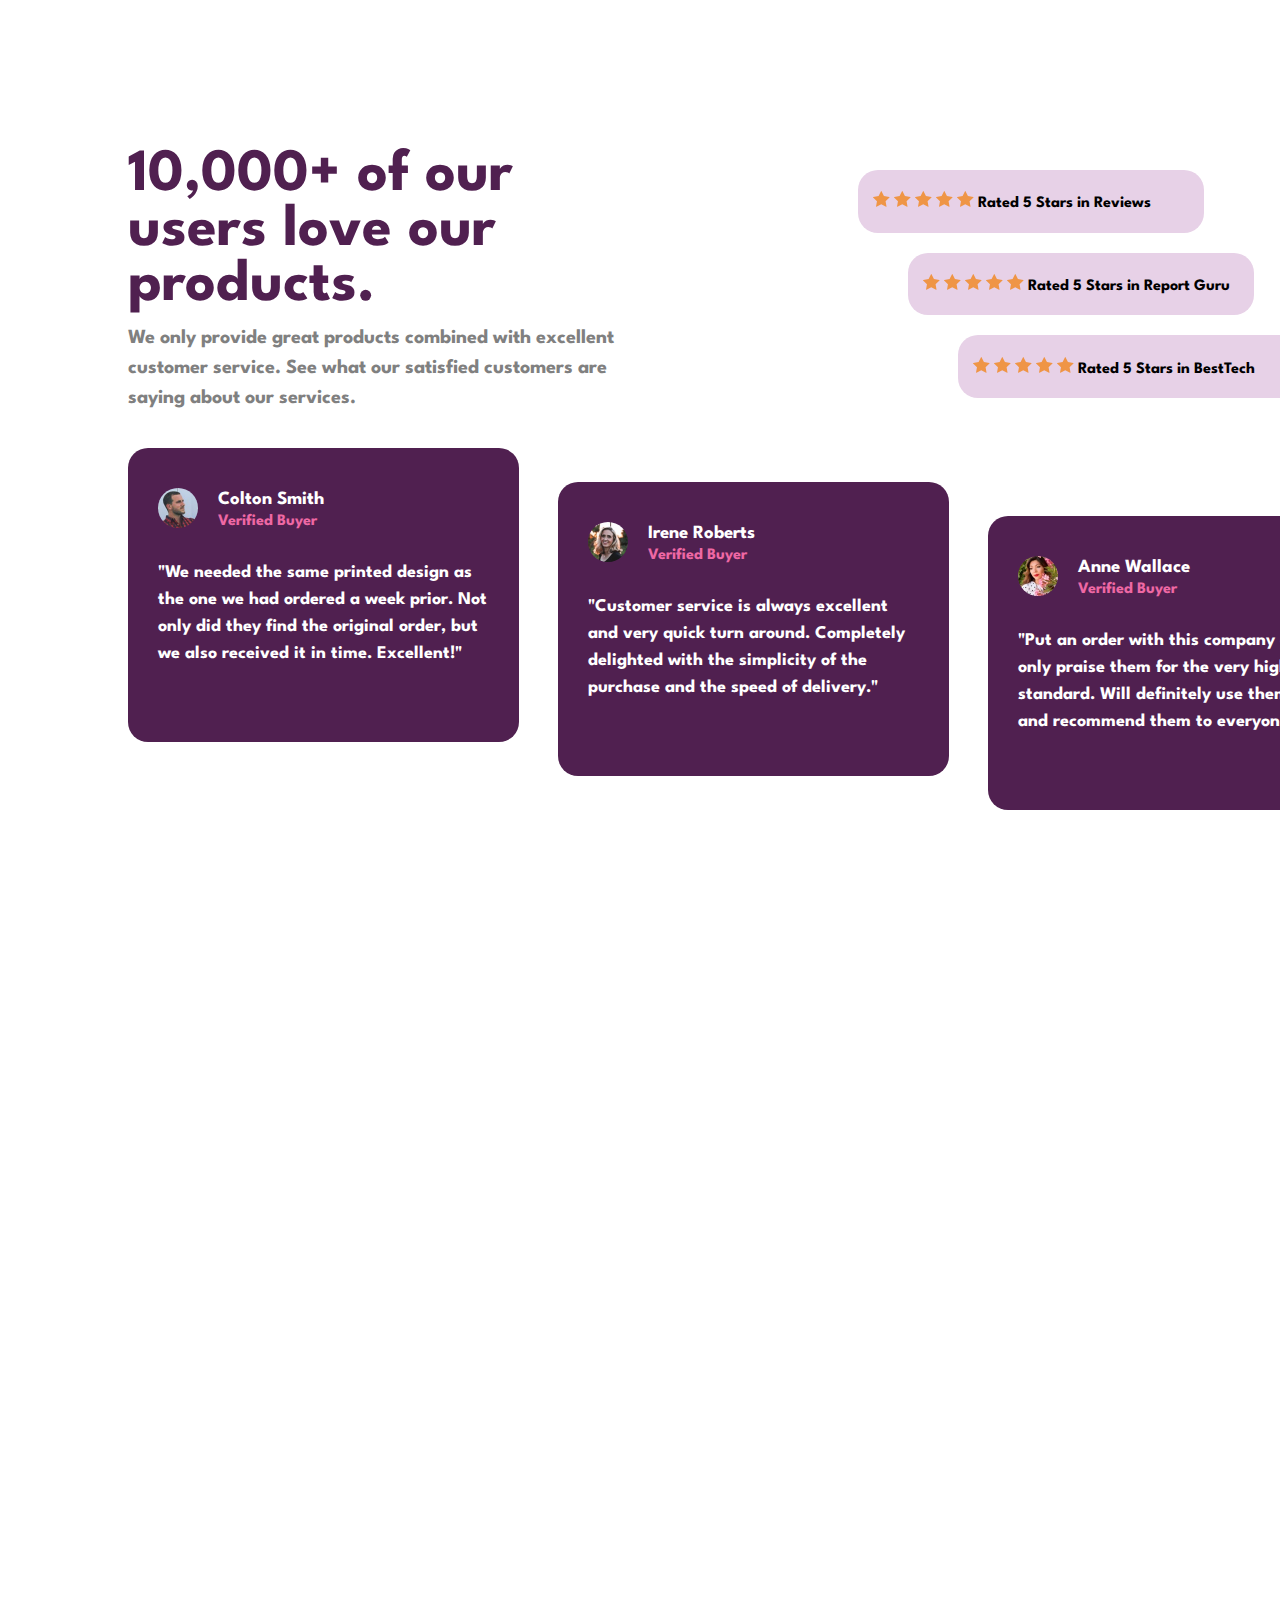
<file: MidTerm1/wb-social/index.html>
<!DOCTYPE html>
<html lang="en">

<head>
  <meta charset="UTF-8" />
  <meta name="viewport" content="width=device-width, initial-scale=1.0" />
  <!-- displays site properly based on user's device -->

  <link rel="icon" type="image/png" sizes="32x32" href="./images/favicon-32x32.png" />

  <title>Social</title>

  <link rel="preconnect" href="https://fonts.googleapis.com">
  <link rel="preconnect" href="https://fonts.gstatic.com" crossorigin>
  <link href="https://fonts.googleapis.com/css2?family=League+Spartan:wght@100;200;300;400;500;600;700;800;900&display=swap" rel="stylesheet">
  <link rel="stylesheet" href="style.css">
</head>



<body>
  <div class="layout">
  
    



    <div class="text1">
      <h1> 10,000+ of our users love our products.</h1>
    </div>

    <div class="text2">
      <h4> We only provide great products combined with excellent customer service.
        See what our satisfied customers are saying about our services.</h4>
    </div>


    <div class="rat1">
      <h4> <svg width="17" height="16" xmlns="http://www.w3.org/2000/svg"><path d="M16.539 6.097a.297.297 0 00-.24-.202l-5.36-.779L8.542.26a.296.296 0 00-.53 0L5.613 5.117l-5.36.779a.297.297 0 00-.165.505l3.88 3.78-.917 5.34a.297.297 0 00.43.312l4.795-2.52 4.794 2.52a.296.296 0 00.43-.313l-.916-5.338L16.464 6.4c.08-.08.11-.197.075-.304z" fill="#EF9546" fill-rule="nonzero"/></svg> <svg width="17" height="16" xmlns="http://www.w3.org/2000/svg"><path d="M16.539 6.097a.297.297 0 00-.24-.202l-5.36-.779L8.542.26a.296.296 0 00-.53 0L5.613 5.117l-5.36.779a.297.297 0 00-.165.505l3.88 3.78-.917 5.34a.297.297 0 00.43.312l4.795-2.52 4.794 2.52a.296.296 0 00.43-.313l-.916-5.338L16.464 6.4c.08-.08.11-.197.075-.304z" fill="#EF9546" fill-rule="nonzero"/></svg> <svg width="17" height="16" xmlns="http://www.w3.org/2000/svg"><path d="M16.539 6.097a.297.297 0 00-.24-.202l-5.36-.779L8.542.26a.296.296 0 00-.53 0L5.613 5.117l-5.36.779a.297.297 0 00-.165.505l3.88 3.78-.917 5.34a.297.297 0 00.43.312l4.795-2.52 4.794 2.52a.296.296 0 00.43-.313l-.916-5.338L16.464 6.4c.08-.08.11-.197.075-.304z" fill="#EF9546" fill-rule="nonzero"/></svg> <svg width="17" height="16" xmlns="http://www.w3.org/2000/svg"><path d="M16.539 6.097a.297.297 0 00-.24-.202l-5.36-.779L8.542.26a.296.296 0 00-.53 0L5.613 5.117l-5.36.779a.297.297 0 00-.165.505l3.88 3.78-.917 5.34a.297.297 0 00.43.312l4.795-2.52 4.794 2.52a.296.296 0 00.43-.313l-.916-5.338L16.464 6.4c.08-.08.11-.197.075-.304z" fill="#EF9546" fill-rule="nonzero"/></svg> <svg width="17" height="16" xmlns="http://www.w3.org/2000/svg"><path d="M16.539 6.097a.297.297 0 00-.24-.202l-5.36-.779L8.542.26a.296.296 0 00-.53 0L5.613 5.117l-5.36.779a.297.297 0 00-.165.505l3.88 3.78-.917 5.34a.297.297 0 00.43.312l4.795-2.52 4.794 2.52a.296.296 0 00.43-.313l-.916-5.338L16.464 6.4c.08-.08.11-.197.075-.304z" fill="#EF9546" fill-rule="nonzero"/></svg>          Rated 5 Stars in Reviews</h4>
    </div>

    <div class="rat2">
      <h4> <svg width="17" height="16" xmlns="http://www.w3.org/2000/svg"><path d="M16.539 6.097a.297.297 0 00-.24-.202l-5.36-.779L8.542.26a.296.296 0 00-.53 0L5.613 5.117l-5.36.779a.297.297 0 00-.165.505l3.88 3.78-.917 5.34a.297.297 0 00.43.312l4.795-2.52 4.794 2.52a.296.296 0 00.43-.313l-.916-5.338L16.464 6.4c.08-.08.11-.197.075-.304z" fill="#EF9546" fill-rule="nonzero"/></svg> <svg width="17" height="16" xmlns="http://www.w3.org/2000/svg"><path d="M16.539 6.097a.297.297 0 00-.24-.202l-5.36-.779L8.542.26a.296.296 0 00-.53 0L5.613 5.117l-5.36.779a.297.297 0 00-.165.505l3.88 3.78-.917 5.34a.297.297 0 00.43.312l4.795-2.52 4.794 2.52a.296.296 0 00.43-.313l-.916-5.338L16.464 6.4c.08-.08.11-.197.075-.304z" fill="#EF9546" fill-rule="nonzero"/></svg> <svg width="17" height="16" xmlns="http://www.w3.org/2000/svg"><path d="M16.539 6.097a.297.297 0 00-.24-.202l-5.36-.779L8.542.26a.296.296 0 00-.53 0L5.613 5.117l-5.36.779a.297.297 0 00-.165.505l3.88 3.78-.917 5.34a.297.297 0 00.43.312l4.795-2.52 4.794 2.52a.296.296 0 00.43-.313l-.916-5.338L16.464 6.4c.08-.08.11-.197.075-.304z" fill="#EF9546" fill-rule="nonzero"/></svg> <svg width="17" height="16" xmlns="http://www.w3.org/2000/svg"><path d="M16.539 6.097a.297.297 0 00-.24-.202l-5.36-.779L8.542.26a.296.296 0 00-.53 0L5.613 5.117l-5.36.779a.297.297 0 00-.165.505l3.88 3.78-.917 5.34a.297.297 0 00.43.312l4.795-2.52 4.794 2.52a.296.296 0 00.43-.313l-.916-5.338L16.464 6.4c.08-.08.11-.197.075-.304z" fill="#EF9546" fill-rule="nonzero"/></svg> <svg width="17" height="16" xmlns="http://www.w3.org/2000/svg"><path d="M16.539 6.097a.297.297 0 00-.24-.202l-5.36-.779L8.542.26a.296.296 0 00-.53 0L5.613 5.117l-5.36.779a.297.297 0 00-.165.505l3.88 3.78-.917 5.34a.297.297 0 00.43.312l4.795-2.52 4.794 2.52a.296.296 0 00.43-.313l-.916-5.338L16.464 6.4c.08-.08.11-.197.075-.304z" fill="#EF9546" fill-rule="nonzero"/></svg>         Rated 5 Stars in Report Guru</h4>
    </div>

    <div class="rat3">
      <h4> <svg width="17" height="16" xmlns="http://www.w3.org/2000/svg"><path d="M16.539 6.097a.297.297 0 00-.24-.202l-5.36-.779L8.542.26a.296.296 0 00-.53 0L5.613 5.117l-5.36.779a.297.297 0 00-.165.505l3.88 3.78-.917 5.34a.297.297 0 00.43.312l4.795-2.52 4.794 2.52a.296.296 0 00.43-.313l-.916-5.338L16.464 6.4c.08-.08.11-.197.075-.304z" fill="#EF9546" fill-rule="nonzero"/></svg> <svg width="17" height="16" xmlns="http://www.w3.org/2000/svg"><path d="M16.539 6.097a.297.297 0 00-.24-.202l-5.36-.779L8.542.26a.296.296 0 00-.53 0L5.613 5.117l-5.36.779a.297.297 0 00-.165.505l3.88 3.78-.917 5.34a.297.297 0 00.43.312l4.795-2.52 4.794 2.52a.296.296 0 00.43-.313l-.916-5.338L16.464 6.4c.08-.08.11-.197.075-.304z" fill="#EF9546" fill-rule="nonzero"/></svg> <svg width="17" height="16" xmlns="http://www.w3.org/2000/svg"><path d="M16.539 6.097a.297.297 0 00-.24-.202l-5.36-.779L8.542.26a.296.296 0 00-.53 0L5.613 5.117l-5.36.779a.297.297 0 00-.165.505l3.88 3.78-.917 5.34a.297.297 0 00.43.312l4.795-2.52 4.794 2.52a.296.296 0 00.43-.313l-.916-5.338L16.464 6.4c.08-.08.11-.197.075-.304z" fill="#EF9546" fill-rule="nonzero"/></svg> <svg width="17" height="16" xmlns="http://www.w3.org/2000/svg"><path d="M16.539 6.097a.297.297 0 00-.24-.202l-5.36-.779L8.542.26a.296.296 0 00-.53 0L5.613 5.117l-5.36.779a.297.297 0 00-.165.505l3.88 3.78-.917 5.34a.297.297 0 00.43.312l4.795-2.52 4.794 2.52a.296.296 0 00.43-.313l-.916-5.338L16.464 6.4c.08-.08.11-.197.075-.304z" fill="#EF9546" fill-rule="nonzero"/></svg> <svg width="17" height="16" xmlns="http://www.w3.org/2000/svg"><path d="M16.539 6.097a.297.297 0 00-.24-.202l-5.36-.779L8.542.26a.296.296 0 00-.53 0L5.613 5.117l-5.36.779a.297.297 0 00-.165.505l3.88 3.78-.917 5.34a.297.297 0 00.43.312l4.795-2.52 4.794 2.52a.296.296 0 00.43-.313l-.916-5.338L16.464 6.4c.08-.08.11-.197.075-.304z" fill="#EF9546" fill-rule="nonzero"/></svg>         Rated 5 Stars in BestTech</h4>
    </div>


    <div class="box1">
      <img src="images/image-colton.jpg"width="40px" height="40px"/>
      <h3>Colton Smith</h3>
      <h4>Verified Buyer</h4>
      <h5>"We needed the same printed design as the one we had ordered a week prior.
        Not only did they find the original order, but we also received it in time.
        Excellent!"<h5>
    </div>

    <div class="box2">
      <img src="images/image-irene.jpg"width="40px" height="40px"/>
      <h3>Irene Roberts</h3>
      <h4>Verified Buyer</h4>
      <h5>"Customer service is always excellent and very quick turn around. Completely
        delighted with the simplicity of the purchase and the speed of delivery."<h5>
    </div>


    <div class="box3">
      <img src="images/image-anne.jpg"width="40px" height="40px"/>
      <h3>Anne Wallace</h3>
      <h4>Verified Buyer</h4>
      <h5>"Put an order with this company and can only praise them for the very high
        standard. Will definitely use them again and recommend them to everyone!"<h5>
    </div>
    


  
  </div>
</body>

</html>
</file>
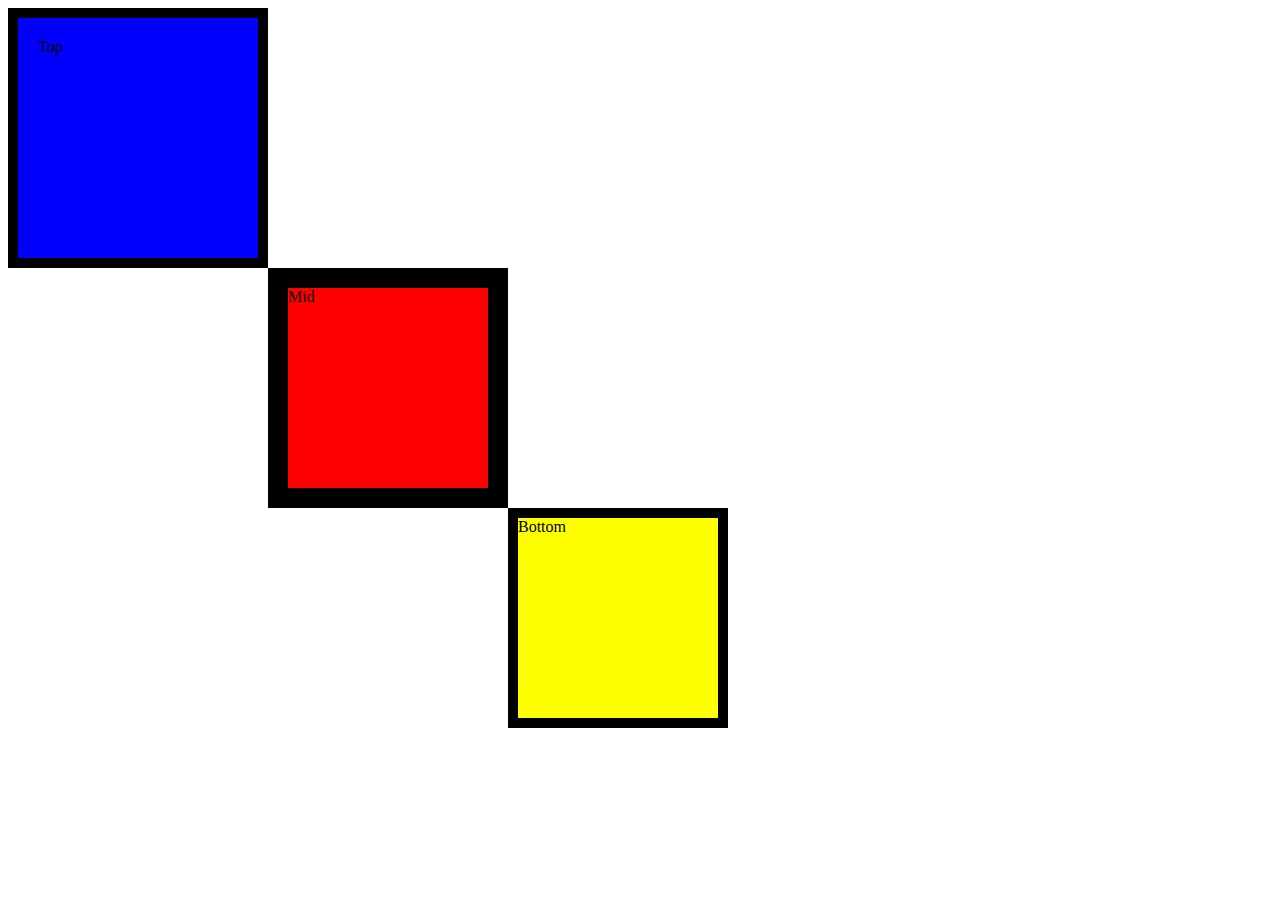
<file: CSS Exercises/boxModel.html>
<!DOCTYPE html>
<html lang="en">
<head>
    <meta charset="UTF-8">
    <meta name="viewport" content="width=device-width, initial-scale=1.0">
    <title>Boxes</title>
    <link href="css/style1.css" type"text/css" rel="stylesheet"/>
</head>

<body>
    
</body>

<div class="topC">
    Top 
</div>

<div class="midC" height="200px" width="200px">
    Mid
</div>

<div class="botC" height="200px" width="200px">
    Bottom
</div>


</html>
</file>
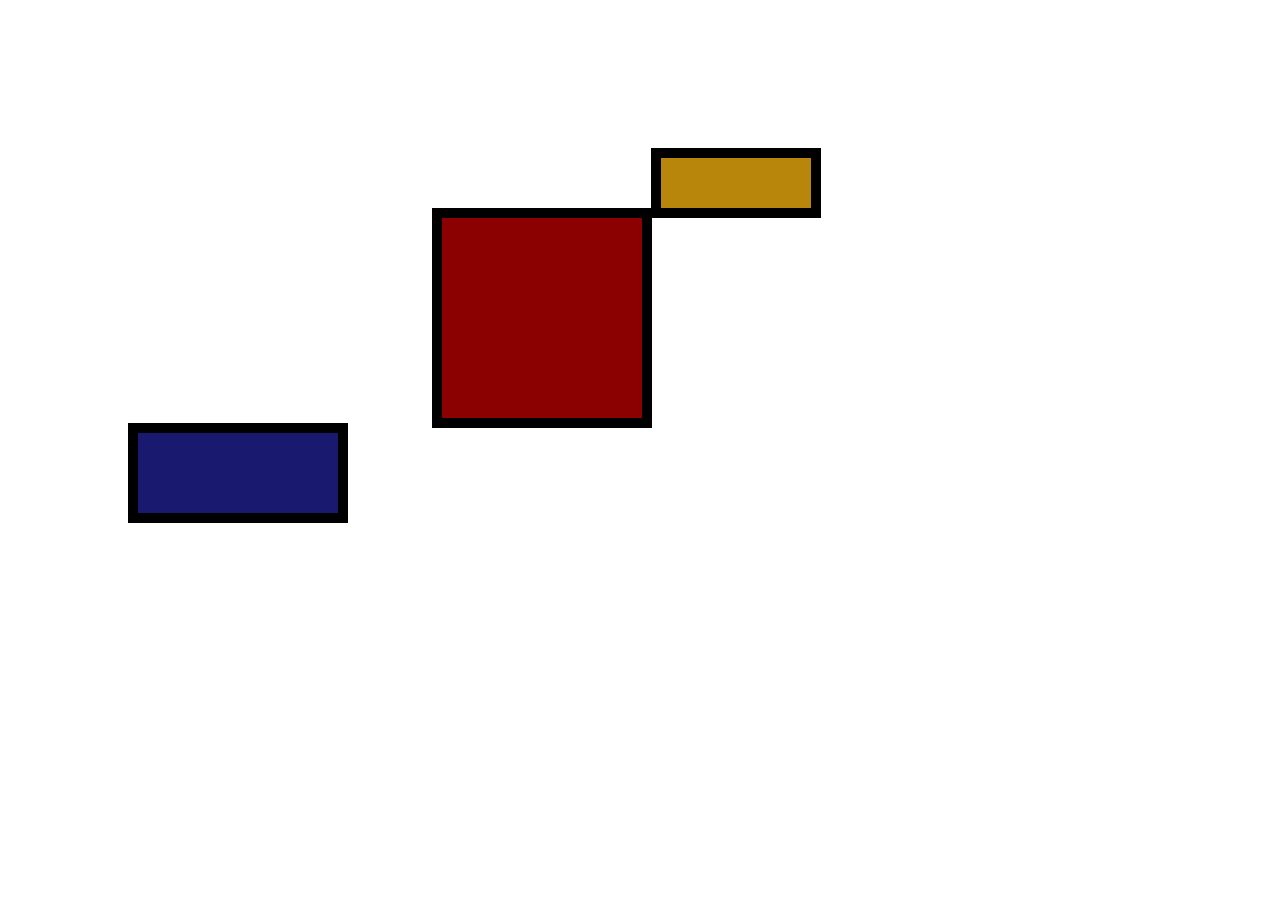
<file: CSS Exercises/piet.html>
<!DOCTYPE html>
<html lang="en">
<head>
    <meta charset="UTF-8">
    <meta name="viewport" content="width=device-width, initial-scale=1.0">
    <title>Piet Mondrian</title>
    <link href="css/style3.css" type"text/css" rel="stylesheet"/>
</head>

<body>
    
</body>

<div class="blue" >
    
</div>

<div class="red">
    
</div>


<div class="yellow" >
   
</div>


</html>
</file>
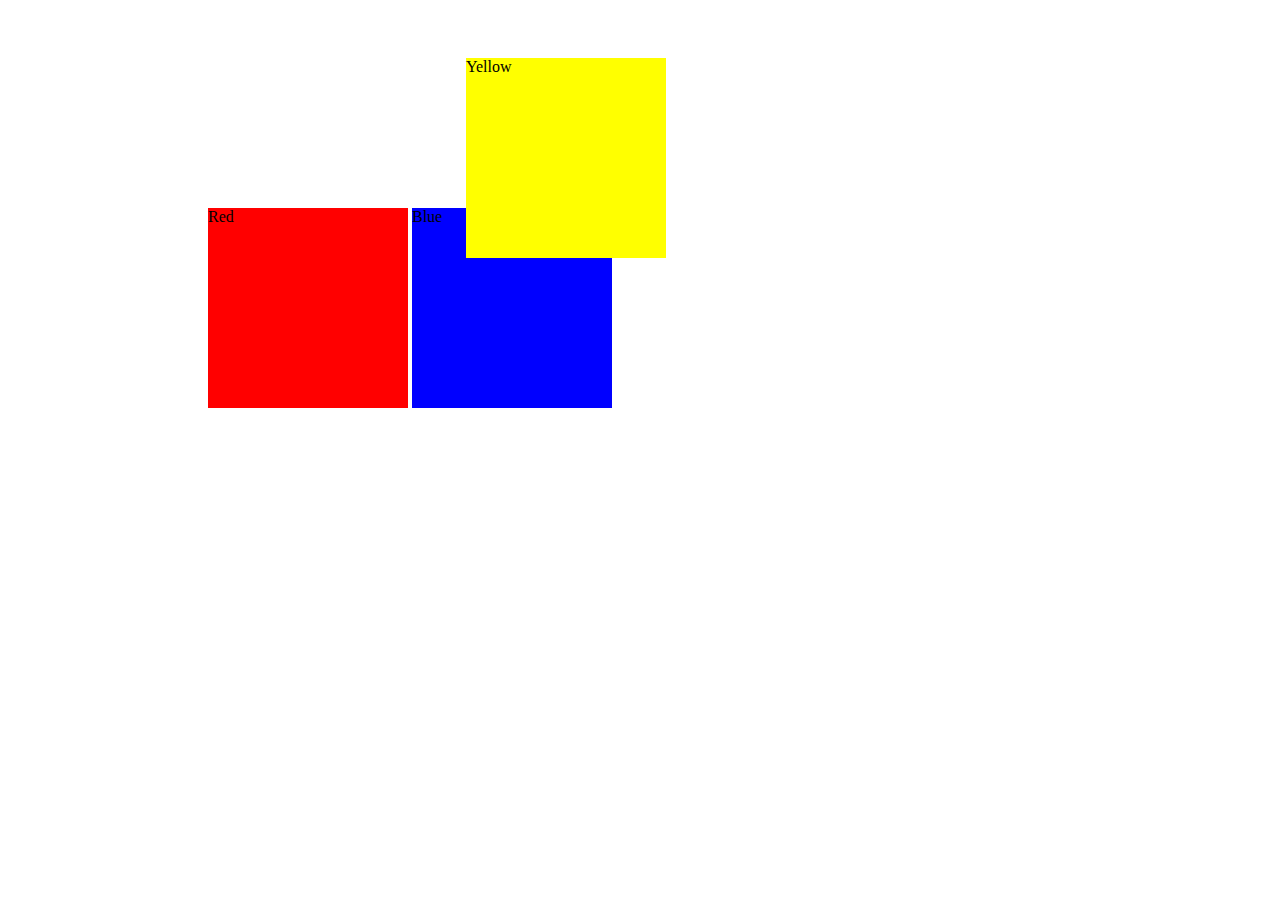
<file: CSS Exercises/romanianFlag.html>
<!DOCTYPE html>
<html lang="en">
<head>
    <meta charset="UTF-8">
    <meta name="viewport" content="width=device-width, initial-scale=1.0">
    <title>Romanian Flag</title>
    <link href="css/style2.css" type"text/css" rel="stylesheet"/>
</head>

<body>
    
</body>

<div class="red">
    Red 
</div>

<div class="blue" >
    Blue
</div>

<div class="yellow" >
    Yellow
</div>


</html>
</file>
<file: MidTerm1/wb-social/style.css>
.layout{
    width: 1440px;
    background-color: white;
}

img {
    border-radius: 50%;
    margin-top: 20px;
  }
 
.text1{
    width: 30%;
    font-size: 30px;
    margin-left: 120px;
    padding-top: 100px;
    font-family: 'League Spartan', sans-serif;
    font-weight: 700;
    color:  #502050;
}

.text2{
    width: 35%;
    font-size: 20px;
    margin-top: -30px;
    margin-left: 120px;
    line-height: 1.5;
    font-family: 'League Spartan', sans-serif;
    font-weight: 100;
    color:grey;
}

.rat1{
    width: 23%;
    position: relative;
    top: -270px;
    left: 850px;
    padding: 0.1px;
    padding-left: 15px;
    border-radius: 20px;
    font-family: 'League Spartan', sans-serif;
    font-weight: 100;
    background-color:#e7d1e7;
}

.rat2{
    width: 23%;
    position: relative;
    top: -250px;
    left: 900px;
    padding: 0.1px;
    padding-left: 15px;
    border-radius: 20px;
    font-family: 'League Spartan', sans-serif;
    font-weight: 100;
    background-color:#e7d1e7;
}

.rat3{
    width: 23%;
    position: relative;
    top: -230px;
    left: 950px;
    padding: 0.1px;
    padding-left: 15px;
    border-radius: 20px;
    font-family: 'League Spartan', sans-serif;
    font-weight: 100;
    background-color:#e7d1e7;
}

.box1{
    width: 23%;
    background-color: #502050;
    position: relative;
    top: -180px;
    left: 120px;
    border-radius: 20px;
    padding-top: 20px ;
    padding-left: 30px;
    padding-right: 30px;
    padding-bottom: -30px;
    font-family: 'League Spartan', sans-serif;
    font-weight: 100;
}

.box1 h3{
    color:white;
    position: relative;
    top: -60px;
    left: 60px;
}

.box1 h4{
    color:#ee68a4;
    position: relative;
    top: -75px;
    left: 60px;
}

.box1 h5{
    color:white;
    line-height: 1.5;
    font-size: large;
    position: relative;
    top: -75px;
    left: 0px;
    padding-bottom: -50px;
}





.box2{
    width: 23%;
    background-color: #502050;
    position: relative;
    top: -470px;
    left: 550px;
    border-radius: 20px;
    padding-top: 20px ;
    padding-left: 30px;
    padding-right: 30px;
    padding-bottom: -30px;
    font-family: 'League Spartan', sans-serif;
    font-weight: 100;
}

.box2 h3{
    color:white;
    position: relative;
    top: -60px;
    left: 60px;
}

.box2 h4{
    color:#ee68a4;
    position: relative;
    top: -75px;
    left: 60px;
}

.box2 h5{
    color:white;
    line-height: 1.5;
    font-size: large;
    position: relative;
    top: -75px;
    left: 0px;
    padding-bottom: -50px;
}





.box3{
    width: 23%;
    background-color: #502050;
    position: relative;
    top: -760px;
    left: 980px;
    border-radius: 20px;
    padding-top: 20px ;
    padding-left: 30px;
    padding-right: 30px;
    padding-bottom: -30px;
    font-family: 'League Spartan', sans-serif;
    font-weight: 100;
}

.box3 h3{
    color:white;
    position: relative;
    top: -60px;
    left: 60px;
}

.box3 h4{
    color:#ee68a4;
    position: relative;
    top: -75px;
    left: 60px;
}

.box3 h5{
    color:white;
    line-height: 1.5;
    font-size: large;
    position: relative;
    top: -75px;
    left: 0px;
    padding-bottom: -50px;
}
</file>
<file: CSS Exercises/css/style1.css>
div{
    width: 200px;
    height: 200px;
    color: black;
}

.topC{

    background-color: blue;
    padding: 20px;
    border: black solid 10px;
}

.midC{
  
    background-color: red;
    border: black solid 20px;
    margin-left: 260px;
}

.botC{
 
    background-color: yellow;
    border: black solid 10px;
    margin-left: 500px;
}
</file>
<file: CSS Exercises/css/style3.css>
div{
    width: 200px;
    height: 200px;
    display: inline-block;
}


.red{
 
    background-color:darkred;
    position: relative;
    width: 200px;
    height: 200px;
    top: 200px;
    left: 200px;
    border: black solid 10px;
}

.blue{

    background-color:midnightblue;
    position: relative;
    width: 200px;
    height: 80px;
    top: 295px;
    left: 120px;
    border: black solid 10px;
}

.yellow{
  
    background-color:darkgoldenrod;
    position: relative;
    width: 150px;
    height: 50px;
    top: -10px;
    left: 195px;
    border: black solid 10px;
}
</file>
<file: CSS Exercises/css/style2.css>
div{
    width: 200px;
    height: 200px;
    display: inline-block;
}


.red{
 
    background-color: red;
    position: relative;
    top: 200px;
    left: 200px;
    
}

.blue{

    background-color: blue;
    position: relative;
    top: 200px;
    left: 200px;
  
}

.yellow{
  
    background-color: yellow;
    position: relative;
    top: 50px;
    left: 50px;
}
</file>
